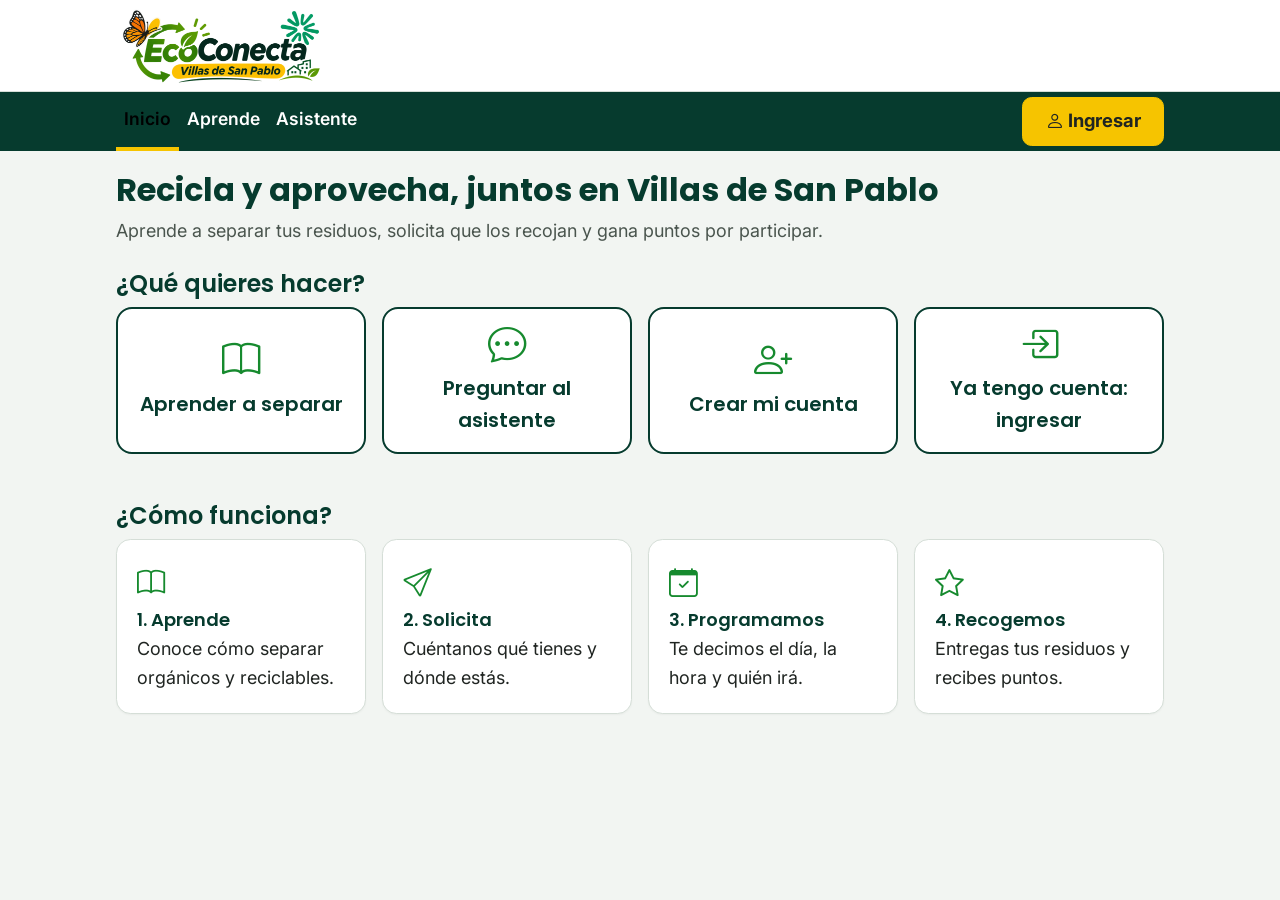
<file: frontend/index.html>
<!DOCTYPE html>
<html lang="es">
<head>
  <meta charset="UTF-8">
  <meta name="viewport" content="width=device-width, initial-scale=1">
  <title>EcoConecta Villas de San Pablo</title>
  <link href="https://cdn.jsdelivr.net/npm/bootstrap@5.3.3/dist/css/bootstrap.min.css" rel="stylesheet">
  <link href="https://cdn.jsdelivr.net/npm/bootstrap-icons@1.11.3/font/bootstrap-icons.min.css" rel="stylesheet">
  <link rel="preconnect" href="https://fonts.googleapis.com">
  <link rel="preconnect" href="https://fonts.gstatic.com" crossorigin>
  <link href="https://fonts.googleapis.com/css2?family=Inter:wght@400;500;600;700&family=Poppins:wght@600;700&display=swap" rel="stylesheet">
  <link href="css/styles.css" rel="stylesheet">
</head>
<body>
  <div id="navbar"></div>

  <main class="contenedor">
    <h1>Recicla y aprovecha, juntos en Villas de San Pablo</h1>
    <p class="texto-suave">Aprende a separar tus residuos, solicita que los recojan y gana puntos por participar.</p>

    <h2 class="mt-4">¿Qué quieres hacer?</h2>
    <nav class="mosaico" id="acciones" aria-label="Acciones principales"></nav>

    <h2 class="mt-5">¿Cómo funciona?</h2>
    <ol class="list-unstyled d-grid gap-3 mb-0" style="grid-template-columns:repeat(auto-fit,minmax(220px,1fr))">
      <li class="eco-card"><i class="bi bi-book" style="font-size:1.8rem;color:var(--eco-green)" aria-hidden="true"></i>
        <div class="titulo">1. Aprende</div>Conoce cómo separar orgánicos y reciclables.</li>
      <li class="eco-card"><i class="bi bi-send" style="font-size:1.8rem;color:var(--eco-green)" aria-hidden="true"></i>
        <div class="titulo">2. Solicita</div>Cuéntanos qué tienes y dónde estás.</li>
      <li class="eco-card"><i class="bi bi-calendar-check" style="font-size:1.8rem;color:var(--eco-green)" aria-hidden="true"></i>
        <div class="titulo">3. Programamos</div>Te decimos el día, la hora y quién irá.</li>
      <li class="eco-card"><i class="bi bi-star" style="font-size:1.8rem;color:var(--eco-green)" aria-hidden="true"></i>
        <div class="titulo">4. Recogemos</div>Entregas tus residuos y recibes puntos.</li>
    </ol>
  </main>

  <script src="https://cdn.jsdelivr.net/npm/bootstrap@5.3.3/dist/js/bootstrap.bundle.min.js"></script>
  <script src="js/config.js"></script>
  <script src="js/ui.js"></script>
  <script src="js/api.js"></script>
  <script src="js/auth.js"></script>
  <script src="js/navbar.js"></script>
  <script>
    const u = usuarioActual();
    // Coordinadores, recolectores y administrador van directo a su pantalla de trabajo
    if (u && u.rol !== "solicitante") location.replace(HOME_POR_ROL[u.rol]);

    const boton = (href, icono, texto) => `<a href="${href}"><i class="bi ${icono}" aria-hidden="true"></i>${texto}</a>`;
    const acciones = u
      ? [boton("solicitud.html", "bi-send", "Solicitar recolección"),
         boton("mis-solicitudes.html", "bi-list-check", "Mis solicitudes"),
         boton("educacion.html", "bi-book", "Aprender a separar"),
         boton("asistente.html", "bi-chat-dots", "Preguntar al asistente")]
      : [boton("educacion.html", "bi-book", "Aprender a separar"),
         boton("asistente.html", "bi-chat-dots", "Preguntar al asistente"),
         boton("registro.html", "bi-person-plus", "Crear mi cuenta"),
         boton("login.html", "bi-box-arrow-in-right", "Ya tengo cuenta: ingresar")];
    document.getElementById("acciones").innerHTML = acciones.join("");
    renderNavbar();
  </script>
</body>
</html>
</file>
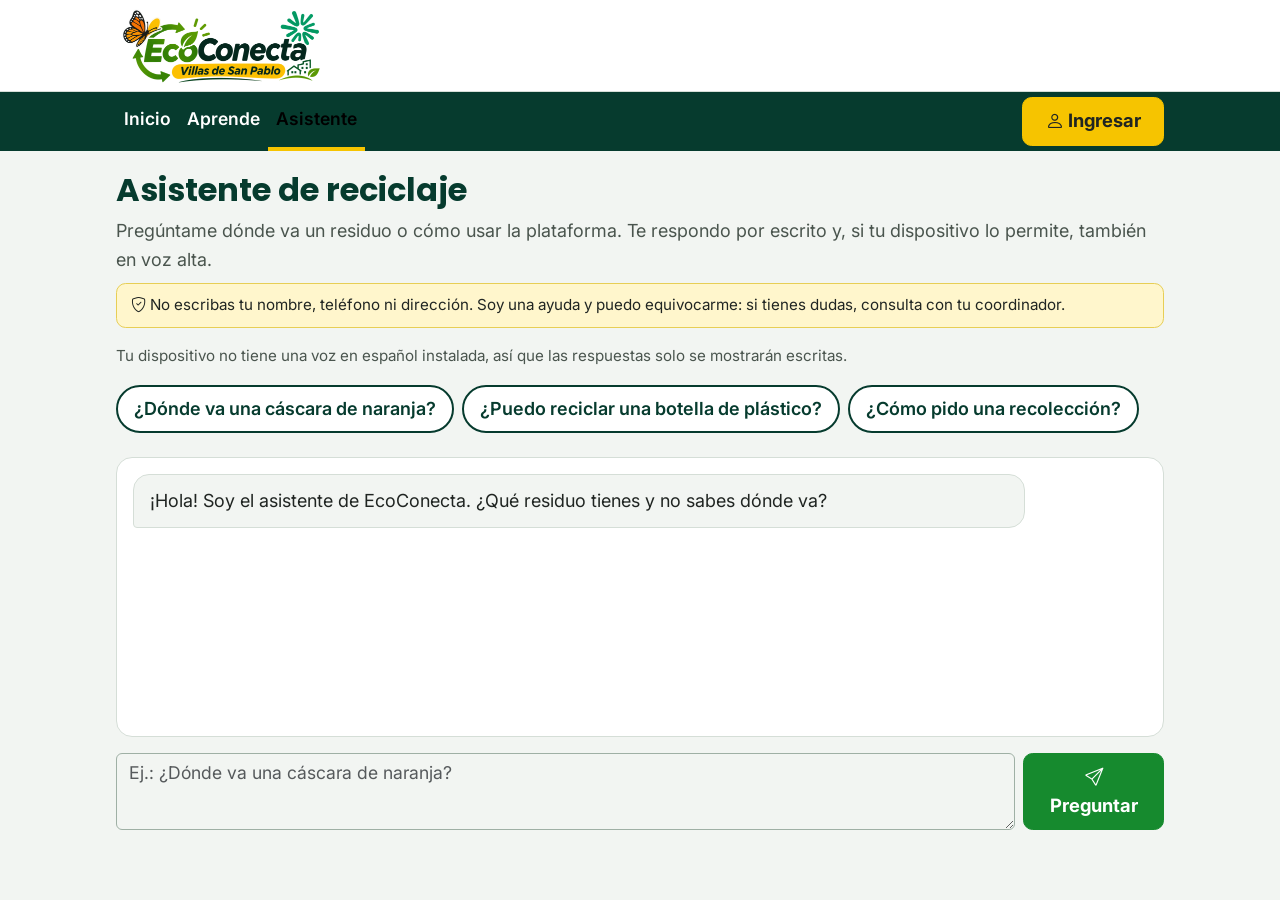
<file: frontend/asistente.html>
<!DOCTYPE html>
<html lang="es">
<head>
  <meta charset="UTF-8">
  <meta name="viewport" content="width=device-width, initial-scale=1">
  <title>Asistente · EcoConecta</title>
  <link href="https://cdn.jsdelivr.net/npm/bootstrap@5.3.3/dist/css/bootstrap.min.css" rel="stylesheet">
  <link href="https://cdn.jsdelivr.net/npm/bootstrap-icons@1.11.3/font/bootstrap-icons.min.css" rel="stylesheet">
  <link rel="preconnect" href="https://fonts.googleapis.com">
  <link rel="preconnect" href="https://fonts.gstatic.com" crossorigin>
  <link href="https://fonts.googleapis.com/css2?family=Inter:wght@400;500;600;700&family=Poppins:wght@600;700&display=swap" rel="stylesheet">
  <link href="css/styles.css" rel="stylesheet">
</head>
<body>
  <div id="navbar"></div>

  <main class="contenedor">
    <h1>Asistente de reciclaje</h1>
    <p class="texto-suave mb-2">Pregúntame dónde va un residuo o cómo usar la plataforma. Te respondo por escrito y, si tu dispositivo lo permite, también en voz alta.</p>
    <div class="aviso-puntos mb-3"><i class="bi bi-shield-check" aria-hidden="true"></i>
      No escribas tu nombre, teléfono ni dirección. Soy una ayuda y puedo equivocarme: si tienes dudas, consulta con tu coordinador.</div>

    <div id="voz-panel" class="mb-3" hidden>
      <div class="form-check form-switch fs-5">
        <input class="form-check-input" type="checkbox" role="switch" id="leer-auto">
        <label class="form-check-label" for="leer-auto">Leer las respuestas en voz alta</label>
      </div>
    </div>
    <div id="voz-nota" class="ayuda mb-3" hidden>Tu dispositivo no tiene una voz en español instalada, así que las respuestas solo se mostrarán escritas.</div>

    <div class="mb-3" id="sugerencias" aria-label="Preguntas de ejemplo"></div>

    <div id="chat" class="chat" role="log" aria-live="polite" aria-label="Conversación con el asistente">
      <div class="burbuja asistente">¡Hola! Soy el asistente de EcoConecta. ¿Qué residuo tienes y no sabes dónde va?</div>
    </div>
    <div id="alertas" class="mt-2" aria-live="polite"></div>

    <form id="form-chat" class="mt-3 d-flex flex-column flex-sm-row gap-2">
      <label class="visually-hidden" for="pregunta">Escribe tu pregunta</label>
      <textarea id="pregunta" class="form-control" rows="2" maxlength="500" placeholder="Ej.: ¿Dónde va una cáscara de naranja?"></textarea>
      <button id="btn-enviar" class="btn btn-eco" type="submit"><i class="bi bi-send" aria-hidden="true"></i> Preguntar</button>
    </form>
    <button class="btn btn-outline-eco mt-2" id="btn-callar" type="button" hidden><i class="bi bi-volume-mute" aria-hidden="true"></i> Detener la voz</button>
  </main>

  <script src="https://cdn.jsdelivr.net/npm/bootstrap@5.3.3/dist/js/bootstrap.bundle.min.js"></script>
  <script src="js/config.js"></script>
  <script src="js/ui.js"></script>
  <script src="js/api.js"></script>
  <script src="js/auth.js"></script>
  <script src="js/navbar.js"></script>
  <script src="js/voz.js"></script>
  <script src="js/asistente.js"></script>
</body>
</html>
</file>
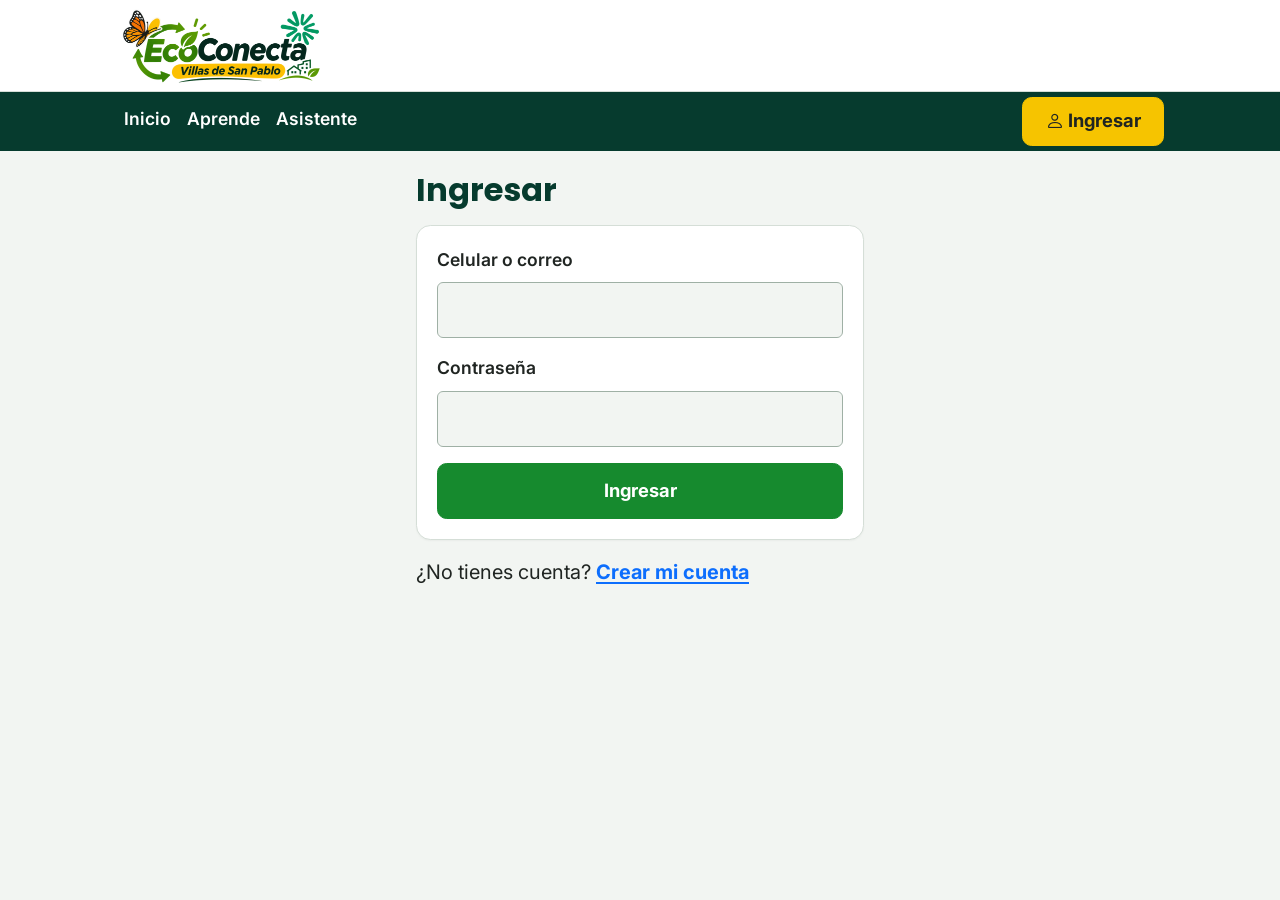
<file: frontend/coordinador.html>
<!DOCTYPE html>
<html lang="es">
<head>
  <meta charset="UTF-8">
  <meta name="viewport" content="width=device-width, initial-scale=1">
  <title>Solicitudes · EcoConecta</title>
  <link href="https://cdn.jsdelivr.net/npm/bootstrap@5.3.3/dist/css/bootstrap.min.css" rel="stylesheet">
  <link href="https://cdn.jsdelivr.net/npm/bootstrap-icons@1.11.3/font/bootstrap-icons.min.css" rel="stylesheet">
  <link rel="preconnect" href="https://fonts.googleapis.com">
  <link rel="preconnect" href="https://fonts.gstatic.com" crossorigin>
  <link href="https://fonts.googleapis.com/css2?family=Inter:wght@400;500;600;700&family=Poppins:wght@600;700&display=swap" rel="stylesheet">
  <link href="css/styles.css" rel="stylesheet">
</head>
<body>
  <div id="navbar"></div>

  <main class="contenedor">
    <div class="d-flex flex-wrap justify-content-between align-items-end gap-3">
      <div>
        <h1 class="mb-1">Solicitudes</h1>
        <div id="subtitulo" class="texto-suave"></div>
      </div>
      <div style="min-width:220px">
        <label class="form-label mb-1" for="periodo">Periodo</label>
        <select id="periodo" class="form-select">
          <option value="todo">Todo el tiempo</option>
          <option value="hoy">Hoy</option>
          <option value="semana">Últimos 7 días</option>
          <option value="mes">Este mes</option>
        </select>
      </div>
    </div>

    <div id="alertas" class="mt-3" aria-live="polite"></div>

    <div class="d-flex flex-wrap gap-2 mt-3" id="filtros" role="group" aria-label="Filtrar solicitudes"></div>
    <div class="ayuda mt-2" id="ayuda-filtro"></div>

    <div id="lista" class="d-grid gap-3 mt-3" aria-busy="true">
      <div class="texto-suave">Cargando solicitudes…</div>
    </div>
  </main>

  <!-- Modal: asignar recolector -->
  <div class="modal fade" id="modal-asignar" tabindex="-1" aria-labelledby="t-asignar" aria-hidden="true">
    <div class="modal-dialog modal-dialog-centered"><div class="modal-content">
      <div class="modal-header"><h2 class="modal-title h4" id="t-asignar">Asignar recolector</h2>
        <button type="button" class="btn-close" data-bs-dismiss="modal" aria-label="Cerrar"></button></div>
      <div class="modal-body">
        <div id="alerta-asignar"></div>
        <p id="resumen-asignar" class="mb-3"></p>
        <label class="form-label" for="sel-recolector" id="lbl-recolector">Persona que hará la recolección</label>
        <select id="sel-recolector" class="form-select"></select>
      </div>
      <div class="modal-footer">
        <button class="btn btn-outline-eco" data-bs-dismiss="modal">Volver</button>
        <button class="btn btn-eco" id="btn-asignar" disabled><i class="bi bi-person-check" aria-hidden="true"></i> Asignar</button>
      </div>
    </div></div>
  </div>

  <!-- Modal: programar día, hora y persona (RN-02) -->
  <div class="modal fade" id="modal-programar" tabindex="-1" aria-labelledby="t-programar" aria-hidden="true">
    <div class="modal-dialog modal-dialog-centered"><div class="modal-content">
      <div class="modal-header"><h2 class="modal-title h4" id="t-programar">Programar recolección</h2>
        <button type="button" class="btn-close" data-bs-dismiss="modal" aria-label="Cerrar"></button></div>
      <div class="modal-body">
        <div id="alerta-programar"></div>
        <p id="resumen-programar" class="mb-3"></p>
        <label class="form-label" for="fecha">Día</label>
        <input type="date" id="fecha" class="form-control">
        <label class="form-label mt-3" for="hora">Hora</label>
        <select id="hora" class="form-select"></select>
        <label class="form-label mt-3" for="persona">Persona encargada</label>
        <input id="persona" class="form-control" readonly>
        <div class="ayuda mt-2" id="ayuda-programar">Primero acuerda el día y la hora con quien hizo la solicitud. No se programa hasta completar día, hora y persona.</div>
      </div>
      <div class="modal-footer">
        <button class="btn btn-outline-eco" data-bs-dismiss="modal">Programar después</button>
        <button class="btn btn-eco" id="btn-programar" disabled><i class="bi bi-calendar-check" aria-hidden="true"></i> Guardar programación</button>
      </div>
    </div></div>
  </div>

  <!-- Modal: cancelar -->
  <div class="modal fade" id="modal-cancelar" tabindex="-1" aria-labelledby="t-cancelar" aria-hidden="true">
    <div class="modal-dialog modal-dialog-centered"><div class="modal-content">
      <div class="modal-header"><h2 class="modal-title h4" id="t-cancelar">¿Cancelar esta solicitud?</h2>
        <button type="button" class="btn-close" data-bs-dismiss="modal" aria-label="Cerrar"></button></div>
      <div class="modal-body">
        <div id="alerta-cancelar"></div>
        <p id="resumen-cancelar" class="mb-3"></p>
        <label class="form-label" for="motivo">Motivo</label>
        <select id="motivo" class="form-select">
          <option>La persona pidió cancelar</option>
          <option>No se pudo contactar</option>
          <option>La dirección está fuera de la ruta</option>
          <option>Otro motivo</option>
        </select>
      </div>
      <div class="modal-footer">
        <button class="btn btn-outline-eco" data-bs-dismiss="modal">No, volver</button>
        <button class="btn btn-danger" id="btn-cancelar"><i class="bi bi-x-circle" aria-hidden="true"></i> Sí, cancelar solicitud</button>
      </div>
    </div></div>
  </div>

  <script src="https://cdn.jsdelivr.net/npm/bootstrap@5.3.3/dist/js/bootstrap.bundle.min.js"></script>
  <script src="js/config.js"></script>
  <script src="js/ui.js"></script>
  <script src="js/api.js"></script>
  <script src="js/auth.js"></script>
  <script src="js/navbar.js"></script>
  <script src="js/coordinador.js"></script>
</body>
</html>
</file>
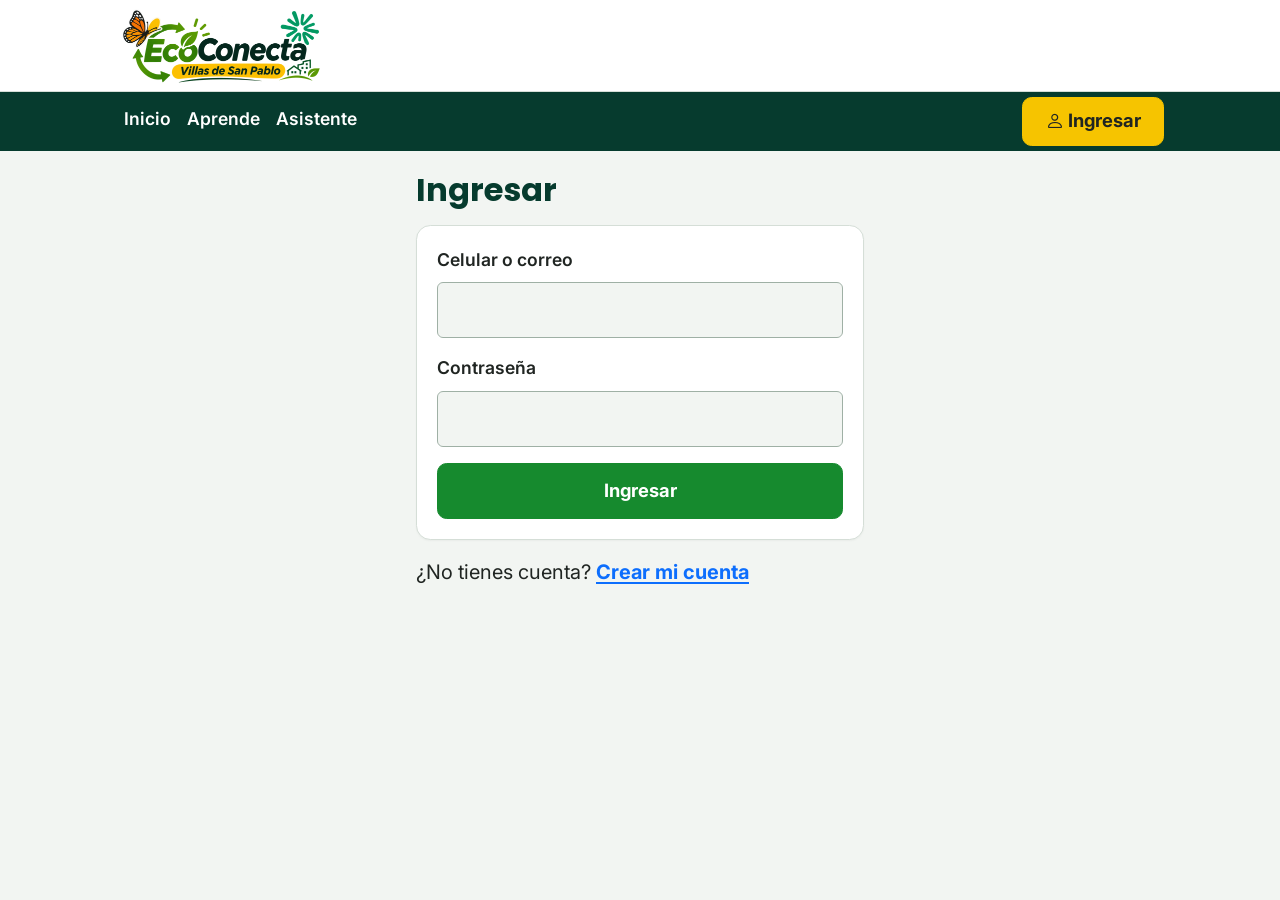
<file: frontend/login.html>
<!DOCTYPE html>
<html lang="es">
<head>
  <meta charset="UTF-8">
  <meta name="viewport" content="width=device-width, initial-scale=1">
  <title>Ingresar · EcoConecta</title>
  <link href="https://cdn.jsdelivr.net/npm/bootstrap@5.3.3/dist/css/bootstrap.min.css" rel="stylesheet">
  <link href="https://cdn.jsdelivr.net/npm/bootstrap-icons@1.11.3/font/bootstrap-icons.min.css" rel="stylesheet">
  <link rel="preconnect" href="https://fonts.googleapis.com">
  <link rel="preconnect" href="https://fonts.gstatic.com" crossorigin>
  <link href="https://fonts.googleapis.com/css2?family=Inter:wght@400;500;600;700&family=Poppins:wght@600;700&display=swap" rel="stylesheet">
  <link href="css/styles.css" rel="stylesheet">
</head>
<body>
  <div id="navbar"></div>
  <main class="contenedor" style="max-width:480px">
    <h1 class="mb-3">Ingresar</h1>
    <div id="alertas"></div>
    <form id="form-login" class="eco-card">
      <label class="form-label" for="email">Celular o correo</label>
      <input id="email" type="text" inputmode="email" class="form-control mb-3" required autocomplete="username">
      <label class="form-label" for="password">Contraseña</label>
      <input id="password" type="password" class="form-control mb-3" required autocomplete="current-password">
      <button class="btn btn-eco w-100" type="submit">Ingresar</button>
    </form>
    <p class="mt-3 fs-5">¿No tienes cuenta? <a href="registro.html"><strong>Crear mi cuenta</strong></a></p>

    <div class="eco-card mt-4" id="demo">
      <div class="titulo mb-2">Usuarios de prueba (contraseña: demo123)</div>
      <div class="d-grid gap-2" id="botones-demo"></div>
    </div>
  </main>

  <script src="https://cdn.jsdelivr.net/npm/bootstrap@5.3.3/dist/js/bootstrap.bundle.min.js"></script>
  <script src="js/config.js"></script>
  <script src="js/ui.js"></script>
  <script src="js/api.js"></script>
  <script src="js/auth.js"></script>
  <script src="js/navbar.js"></script>
  <script>
    renderNavbar();

    const DEMOS = [
      ["ana@demo.co", "Negocio (solicitante)"], ["luis@demo.co", "Hogar (solicitante)"],
      ["coordh@demo.co", "Coordinador de huerteros"], ["coordr@demo.co", "Coordinador de recicladores"],
      ["huertero@demo.co", "Huertero"], ["reciclador@demo.co", "Reciclador"], ["admin@demo.co", "Administrador"], ["vecina@demo.co", "Hogar sin habilitar (piloto)"],
    ];
    const cont = document.getElementById("botones-demo");
    if (!USAR_MOCK) document.getElementById("demo").remove(); // quitar al pasar a producción
    else DEMOS.forEach(([correo, texto]) => {
      const b = document.createElement("button");
      b.className = "btn btn-outline-eco text-start"; b.textContent = texto;
      b.onclick = () => iniciarSesion(correo, "demo123").catch((e) => mostrarAlerta(e.message, "danger"));
      cont.appendChild(b);
    });

    document.getElementById("form-login").addEventListener("submit", (e) => {
      e.preventDefault();
      iniciarSesion(email.value, password.value).catch((err) => mostrarAlerta(err.message, "danger"));
    });
  </script>
</body>
</html>
</file>
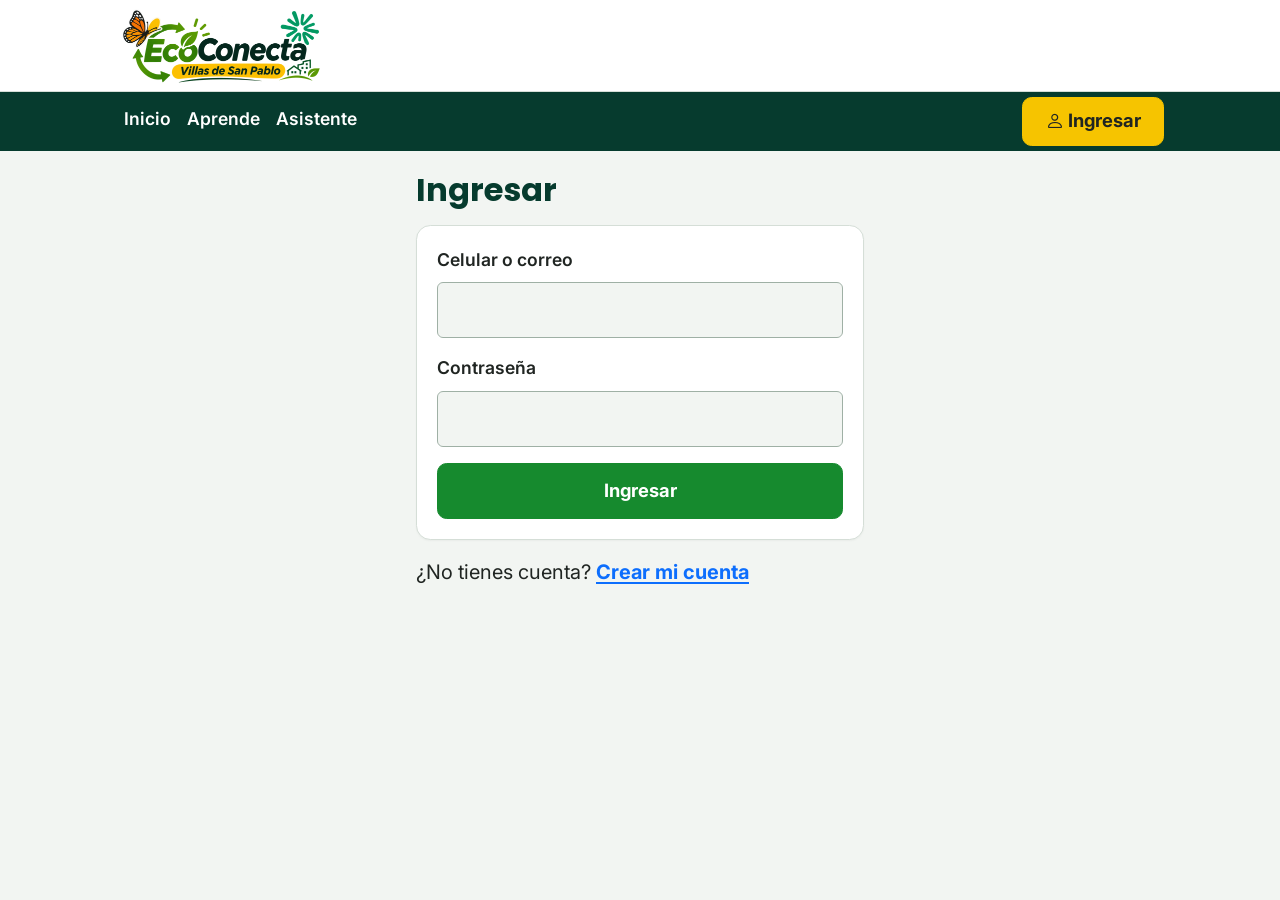
<file: frontend/mis-solicitudes.html>
<!DOCTYPE html>
<html lang="es">
<head>
  <meta charset="UTF-8">
  <meta name="viewport" content="width=device-width, initial-scale=1">
  <title>Mis solicitudes · EcoConecta</title>
  <link href="https://cdn.jsdelivr.net/npm/bootstrap@5.3.3/dist/css/bootstrap.min.css" rel="stylesheet">
  <link href="https://cdn.jsdelivr.net/npm/bootstrap-icons@1.11.3/font/bootstrap-icons.min.css" rel="stylesheet">
  <link rel="preconnect" href="https://fonts.googleapis.com">
  <link rel="preconnect" href="https://fonts.gstatic.com" crossorigin>
  <link href="https://fonts.googleapis.com/css2?family=Inter:wght@400;500;600;700&family=Poppins:wght@600;700&display=swap" rel="stylesheet">
  <link href="css/styles.css" rel="stylesheet">
</head>
<body>
  <div id="navbar"></div>
  <main class="contenedor">
    <div class="d-flex flex-wrap justify-content-between align-items-center gap-2">
      <h1 class="mb-0">Mis solicitudes</h1>
      <a class="btn btn-eco" href="solicitud.html"><i class="bi bi-plus-circle" aria-hidden="true"></i> Solicitar recolección</a>
    </div>

    <div class="eco-card mt-3" id="caja-puntos">
      <div class="d-flex flex-wrap align-items-center gap-3">
        <div><div class="texto-suave">Tus puntos</div><div id="total-puntos"></div></div>
      </div>
      <div class="aviso-puntos mt-2" id="aviso-puntos"></div>
    </div>

    <div id="aviso-piloto" class="alert alert-warning mt-3" hidden><i class="bi bi-hourglass-split" aria-hidden="true"></i> Tu cuenta está pendiente de habilitación. Cuando el administrador del piloto la habilite, podrás solicitar recolecciones.</div>
    <div id="alertas" class="mt-3" aria-live="polite"></div>
    <div id="lista" class="d-grid gap-3 mt-3" aria-busy="true">
      <div class="texto-suave">Cargando tus solicitudes…</div>
    </div>
  </main>

  <script src="https://cdn.jsdelivr.net/npm/bootstrap@5.3.3/dist/js/bootstrap.bundle.min.js"></script>
  <script src="js/config.js"></script>
  <script src="js/ui.js"></script>
  <script src="js/api.js"></script>
  <script src="js/auth.js"></script>
  <script src="js/navbar.js"></script>
  <script src="js/mis-solicitudes.js"></script>
</body>
</html>
</file>
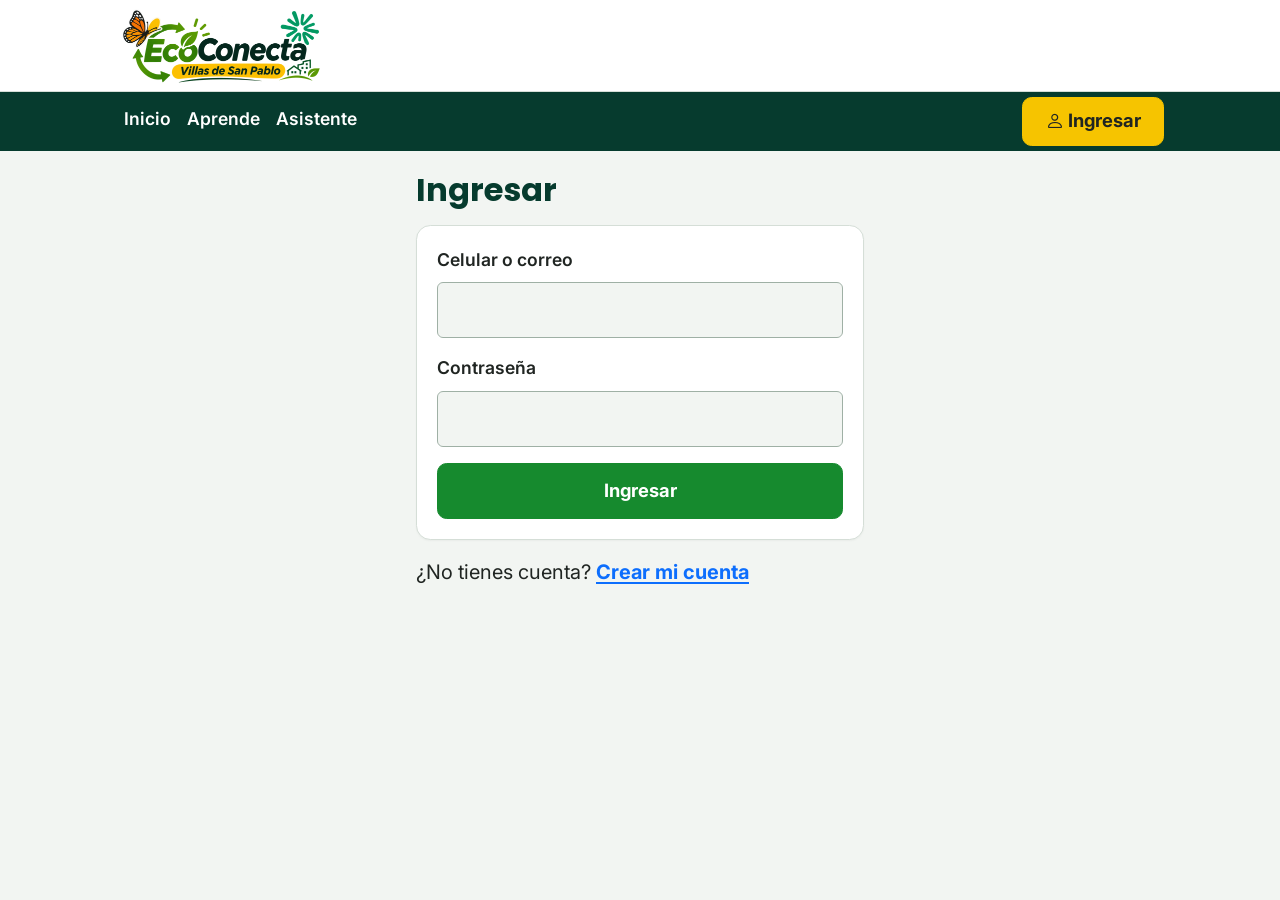
<file: frontend/recolector.html>
<!DOCTYPE html>
<html lang="es">
<head>
  <meta charset="UTF-8">
  <meta name="viewport" content="width=device-width, initial-scale=1">
  <title>Mis recolecciones · EcoConecta</title>
  <link href="https://cdn.jsdelivr.net/npm/bootstrap@5.3.3/dist/css/bootstrap.min.css" rel="stylesheet">
  <link href="https://cdn.jsdelivr.net/npm/bootstrap-icons@1.11.3/font/bootstrap-icons.min.css" rel="stylesheet">
  <link rel="preconnect" href="https://fonts.googleapis.com">
  <link rel="preconnect" href="https://fonts.gstatic.com" crossorigin>
  <link href="https://fonts.googleapis.com/css2?family=Inter:wght@400;500;600;700&family=Poppins:wght@600;700&display=swap" rel="stylesheet">
  <link href="css/styles.css" rel="stylesheet">
</head>
<body>
  <div id="navbar"></div>
  <main class="contenedor">
    <h1 class="mb-1">Mis recolecciones</h1>
    <div id="subtitulo" class="texto-suave"></div>
    <div id="alertas" class="mt-3" aria-live="polite"></div>
    <div class="d-flex flex-wrap gap-2 mt-3" id="pestanas" role="group" aria-label="Filtrar recolecciones"></div>
    <div id="lista" class="d-grid gap-3 mt-3" aria-busy="true"><div class="texto-suave">Cargando…</div></div>
  </main>

  <!-- Modal: registrar la recolección (cierre) -->
  <div class="modal fade" id="modal-recoger" tabindex="-1" aria-labelledby="t-recoger" aria-hidden="true">
    <div class="modal-dialog modal-dialog-centered"><div class="modal-content">
      <div class="modal-header"><h2 class="modal-title h4" id="t-recoger">¿Ya recogiste?</h2>
        <button type="button" class="btn-close" data-bs-dismiss="modal" aria-label="Cerrar"></button></div>
      <div class="modal-body">
        <div id="alerta-recoger"></div>
        <p id="resumen-recoger" class="mb-3"></p>
        <label class="form-label" for="tipo">¿Qué recogiste?</label>
        <select id="tipo" class="form-select"></select>
        <label class="form-label mt-3" for="cantidad">¿Cuántos kilos? (kg)</label>
        <input id="cantidad" class="form-control" inputmode="decimal" autocomplete="off" placeholder="Ej.: 2 o 2,5">
        <div class="ayuda mt-2" id="vista-registro"></div>
      </div>
      <div class="modal-footer">
        <button class="btn btn-outline-eco" data-bs-dismiss="modal">Todavía no</button>
        <button class="btn btn-eco" id="btn-recoger" disabled><i class="bi bi-check-circle" aria-hidden="true"></i> Sí, ya recogí</button>
      </div>
    </div></div>
  </div>

  <script src="https://cdn.jsdelivr.net/npm/bootstrap@5.3.3/dist/js/bootstrap.bundle.min.js"></script>
  <script src="js/config.js"></script>
  <script src="js/ui.js"></script>
  <script src="js/api.js"></script>
  <script src="js/auth.js"></script>
  <script src="js/navbar.js"></script>
  <script src="js/recolector.js"></script>
</body>
</html>
</file>
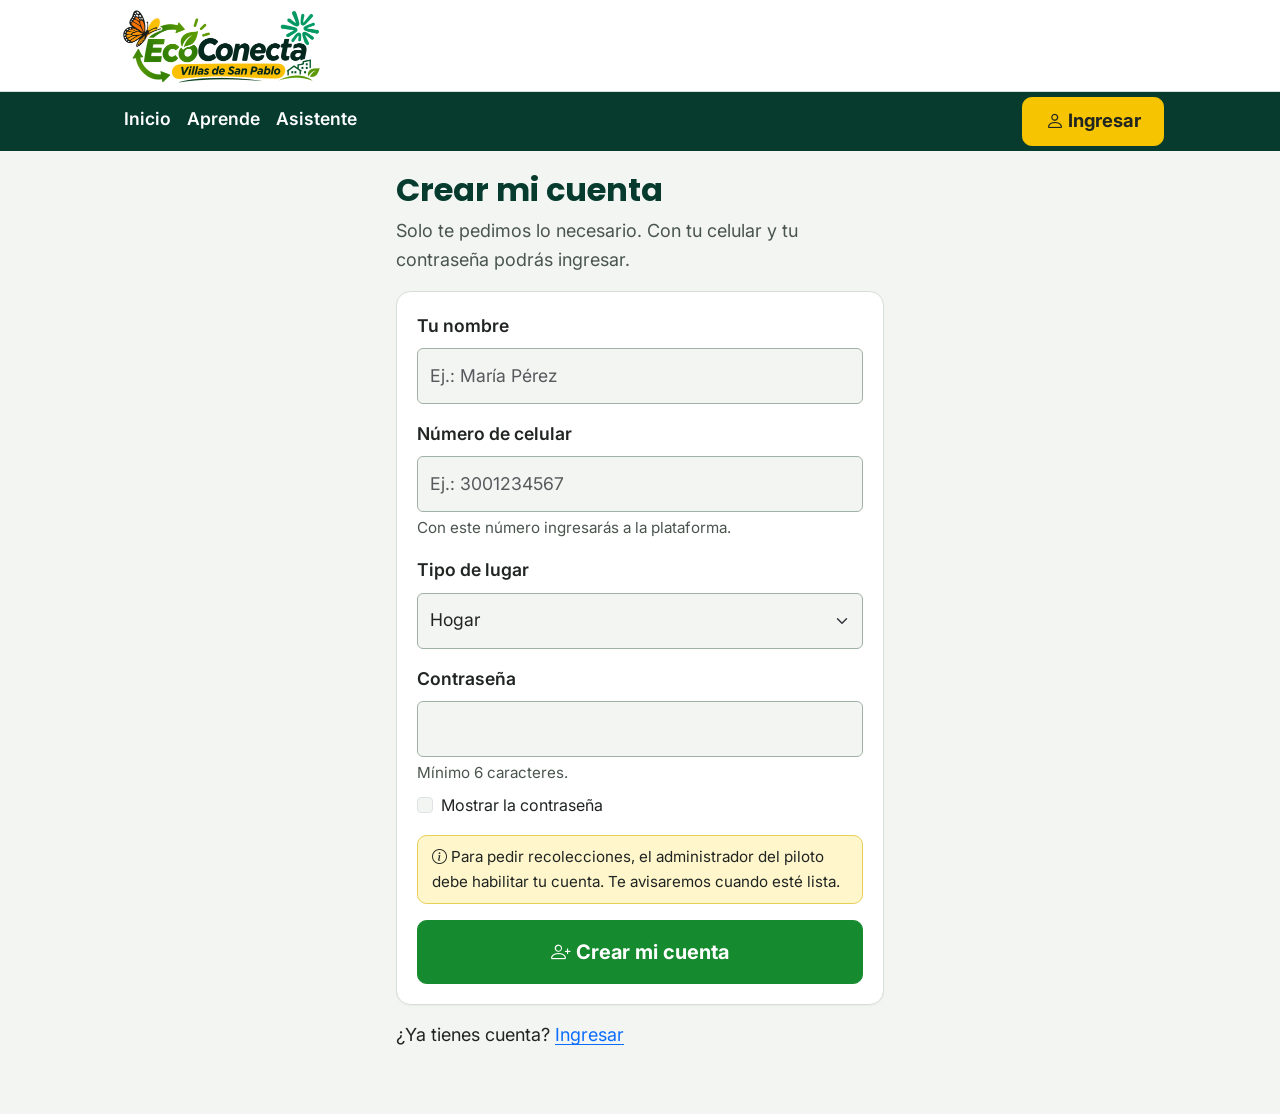
<file: frontend/registro.html>
<!DOCTYPE html>
<html lang="es">
<head>
  <meta charset="UTF-8">
  <meta name="viewport" content="width=device-width, initial-scale=1">
  <title>Crear cuenta · EcoConecta</title>
  <link href="https://cdn.jsdelivr.net/npm/bootstrap@5.3.3/dist/css/bootstrap.min.css" rel="stylesheet">
  <link href="https://cdn.jsdelivr.net/npm/bootstrap-icons@1.11.3/font/bootstrap-icons.min.css" rel="stylesheet">
  <link rel="preconnect" href="https://fonts.googleapis.com">
  <link rel="preconnect" href="https://fonts.gstatic.com" crossorigin>
  <link href="https://fonts.googleapis.com/css2?family=Inter:wght@400;500;600;700&family=Poppins:wght@600;700&display=swap" rel="stylesheet">
  <link href="css/styles.css" rel="stylesheet">
</head>
<body>
  <div id="navbar"></div>
  <main class="contenedor" style="max-width:520px">
    <h1>Crear mi cuenta</h1>
    <p class="texto-suave">Solo te pedimos lo necesario. Con tu celular y tu contraseña podrás ingresar.</p>
    <div id="alertas" aria-live="polite"></div>

    <form id="form-registro" class="eco-card" novalidate>
      <label class="form-label" for="nombre">Tu nombre</label>
      <input id="nombre" class="form-control" autocomplete="name" placeholder="Ej.: María Pérez" required>
      <div class="text-danger fw-semibold mt-1" id="error-nombre" hidden></div>

      <label class="form-label mt-3" for="celular">Número de celular</label>
      <input id="celular" class="form-control" type="tel" inputmode="numeric" maxlength="10" autocomplete="tel" placeholder="Ej.: 3001234567" required>
      <div class="ayuda mt-1">Con este número ingresarás a la plataforma.</div>
      <div class="text-danger fw-semibold mt-1" id="error-celular" hidden></div>

      <label class="form-label mt-3" for="tipo">Tipo de lugar</label>
      <select id="tipo" class="form-select"></select>

      <label class="form-label mt-3" for="password">Contraseña</label>
      <input id="password" class="form-control" type="password" autocomplete="new-password" required>
      <div class="ayuda mt-1">Mínimo 6 caracteres.</div>
      <div class="form-check mt-2 fs-6">
        <input class="form-check-input" type="checkbox" id="ver">
        <label class="form-check-label" for="ver">Mostrar la contraseña</label>
      </div>
      <div class="text-danger fw-semibold mt-1" id="error-password" hidden></div>

      <div class="aviso-puntos mt-3"><i class="bi bi-info-circle" aria-hidden="true"></i>
        Para pedir recolecciones, el administrador del piloto debe habilitar tu cuenta. Te avisaremos cuando esté lista.</div>

      <button id="btn-registro" type="submit" class="btn btn-eco accion-grande mt-3"><i class="bi bi-person-plus" aria-hidden="true"></i> Crear mi cuenta</button>
    </form>
    <p class="mt-3">¿Ya tienes cuenta? <a href="login.html">Ingresar</a></p>
  </main>

  <script src="https://cdn.jsdelivr.net/npm/bootstrap@5.3.3/dist/js/bootstrap.bundle.min.js"></script>
  <script src="js/config.js"></script>
  <script src="js/ui.js"></script>
  <script src="js/api.js"></script>
  <script src="js/auth.js"></script>
  <script src="js/navbar.js"></script>
  <script src="js/registro.js"></script>
</body>
</html>
</file>
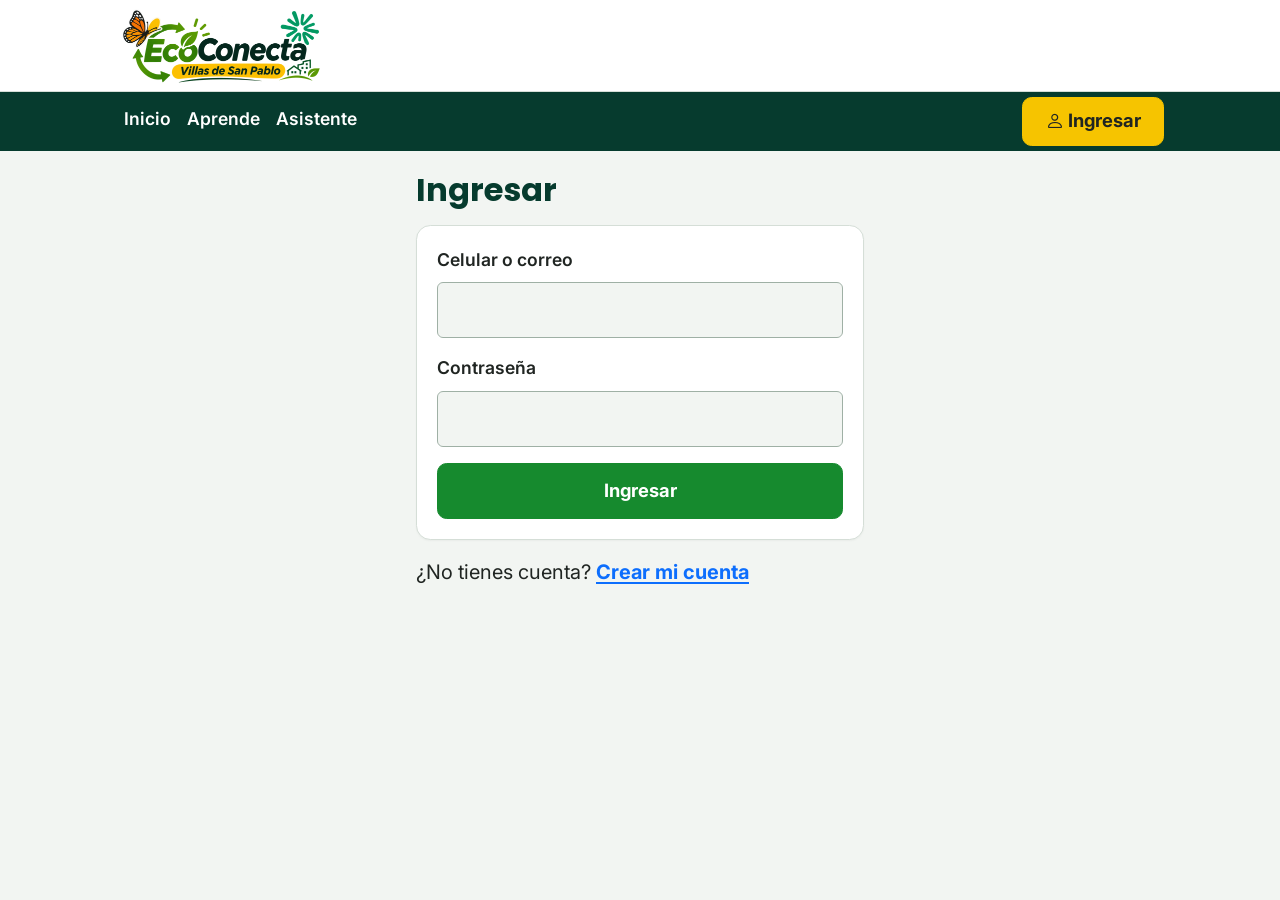
<file: frontend/solicitud.html>
<!DOCTYPE html>
<html lang="es">
<head>
  <meta charset="UTF-8">
  <meta name="viewport" content="width=device-width, initial-scale=1">
  <title>Solicitar recolección · EcoConecta</title>
  <link href="https://cdn.jsdelivr.net/npm/bootstrap@5.3.3/dist/css/bootstrap.min.css" rel="stylesheet">
  <link href="https://cdn.jsdelivr.net/npm/bootstrap-icons@1.11.3/font/bootstrap-icons.min.css" rel="stylesheet">
  <link rel="preconnect" href="https://fonts.googleapis.com">
  <link rel="preconnect" href="https://fonts.gstatic.com" crossorigin>
  <link href="https://fonts.googleapis.com/css2?family=Inter:wght@400;500;600;700&family=Poppins:wght@600;700&display=swap" rel="stylesheet">
  <link href="css/styles.css" rel="stylesheet">
</head>
<body>
  <div id="navbar"></div>

  <main class="contenedor">
    <!-- PANTALLA 1: formulario -->
    <section id="vista-form">
      <h1>Solicitar recolección</h1>
      <p class="texto-suave">Cuéntanos qué quieres entregar. Un coordinador revisará tu solicitud y te avisará el día y la hora.</p>
      <div id="alertas" aria-live="polite"></div>

      <form id="form-solicitud" novalidate>
        <h2 class="mt-4">1. ¿Qué residuos tienes?</h2>
        <div class="opciones-residuo" role="radiogroup" aria-label="Tipo de residuo">
          <div class="opcion-residuo">
            <input type="radio" name="flujo" id="flujo-organico" value="organico">
            <label for="flujo-organico">
              <i class="bi bi-flower1 icono" aria-hidden="true"></i>
              <span class="grande">Orgánicos <i class="bi bi-check-circle-fill" aria-hidden="true"></i></span><br>
              <span>Restos de comida, cáscaras, borra de café, hojas y poda.</span><br>
              <small class="texto-suave">Los recoge un huertero para la huerta comunitaria.</small>
            </label>
          </div>
          <div class="opcion-residuo">
            <input type="radio" name="flujo" id="flujo-reciclable" value="reciclable">
            <label for="flujo-reciclable">
              <i class="bi bi-recycle icono" aria-hidden="true"></i>
              <span class="grande">Reciclables <i class="bi bi-check-circle-fill" aria-hidden="true"></i></span><br>
              <span>Plástico, cartón, papel, vidrio y metal, limpios y secos.</span><br>
              <small class="texto-suave">Los recoge un reciclador de oficio.</small>
            </label>
          </div>
        </div>
        <p class="mt-2 mb-0"><a href="asistente.html"><i class="bi bi-chat-dots" aria-hidden="true"></i> ¿No sabes cuál es? Pregúntale al asistente</a></p>
        <div class="text-danger fw-semibold mt-1" id="error-flujo" hidden></div>

        <h2 class="mt-4">2. ¿Quién entrega?</h2>
        <label class="form-label" for="tipo_generador">Tipo de lugar</label>
        <select id="tipo_generador" class="form-select" required></select>

        <h2 class="mt-4">3. ¿Dónde y cómo te contactamos?</h2>
        <label class="form-label" for="direccion">Dirección en Villas de San Pablo</label>
        <input id="direccion" class="form-control" autocomplete="street-address" placeholder="Ej.: Manzana 12, casa 5" required>
        <div class="text-danger fw-semibold mt-1" id="error-direccion" hidden></div>

        <label class="form-label mt-3" for="contacto">Número de celular</label>
        <input id="contacto" class="form-control" type="tel" inputmode="numeric" autocomplete="tel" maxlength="10" placeholder="Ej.: 3001234567" required>
        <div class="ayuda mt-1">Solo lo verá quien atienda tu solicitud.</div>
        <div class="text-danger fw-semibold mt-1" id="error-contacto" hidden></div>

        <h2 class="mt-4">4. ¿Cuándo te queda mejor?</h2>
        <label class="form-label" for="preferencia_horaria">Horario preferido</label>
        <select id="preferencia_horaria" class="form-select">
          <option value="Cualquier hora">Cualquier hora</option>
          <option value="Mañana (6:00 a. m. a 12:00 m.)">Mañana</option>
          <option value="Tarde (12:00 m. a 6:00 p. m.)">Tarde</option>
        </select>

        <label class="form-label mt-3" for="observaciones">¿Algo más que debamos saber? <span class="texto-suave">(opcional)</span></label>
        <textarea id="observaciones" class="form-control" rows="3" maxlength="300" placeholder="Ej.: Son dos bolsas grandes. Toquen el timbre."></textarea>

        <button id="btn-enviar" type="submit" class="btn btn-eco accion-grande mt-4">
          <i class="bi bi-send" aria-hidden="true"></i> Enviar solicitud
        </button>
      </form>
    </section>

    <!-- PANTALLA 2: confirmación -->
    <section id="vista-ok" hidden>
      <div class="eco-card destacada text-center py-4">
        <i class="bi bi-check-circle-fill" style="font-size:3rem;color:var(--eco-green)" aria-hidden="true"></i>
        <h1 class="mt-2">¡Listo! Recibimos tu solicitud</h1>
        <p class="mb-1">Tu número de solicitud es:</p>
        <p><span class="id-solicitud" id="ok-id"></span></p>
        <p class="mb-1" id="ok-flujo"></p>
        <p class="texto-suave mx-auto" style="max-width:520px">
          Un coordinador la revisará y te dirá el <strong>día, la hora y la persona</strong> que irá a recoger.
          Puedes ver el estado cuando quieras en “Mis solicitudes”.
        </p>
        <div class="d-grid gap-2 mx-auto mt-3" style="max-width:420px">
          <a class="btn btn-eco" href="mis-solicitudes.html"><i class="bi bi-list-check" aria-hidden="true"></i> Ver mis solicitudes</a>
          <button class="btn btn-outline-eco" id="btn-otra" type="button"><i class="bi bi-plus-circle" aria-hidden="true"></i> Hacer otra solicitud</button>
        </div>
      </div>
    </section>
  </main>

  <script src="https://cdn.jsdelivr.net/npm/bootstrap@5.3.3/dist/js/bootstrap.bundle.min.js"></script>
  <script src="js/config.js"></script>
  <script src="js/ui.js"></script>
  <script src="js/api.js"></script>
  <script src="js/auth.js"></script>
  <script src="js/navbar.js"></script>
  <script src="js/solicitud.js"></script>
</body>
</html>
</file>
<file: frontend/css/styles.css>
/* EcoConecta · estilos base según el Manual de Identidad Visual (Bootstrap 5 + tokens propios) */
:root {
  /* Tokens del manual (sección 8) */
  --eco-forest: #063B2E;
  --eco-green: #168A2E;
  --eco-leaf: #65A90A;      /* solo gráficos; NO para texto pequeño sobre blanco */
  --eco-teal: #0A9B70;
  --eco-yellow: #F6C400;    /* sobre blanco solo como fondo, con texto carbón */
  --eco-orange: #F28C00;    /* idem */
  --eco-charcoal: #202522;
  --eco-background: #F2F5F2;
  --font-heading: 'Poppins', 'Arial', sans-serif;
  --font-body: 'Inter', 'Arial', sans-serif;

  /* Auxiliares (neutros y tonos claros derivados de la paleta) */
  --eco-border: #D5DED7;
  --eco-muted: #4A554E;
  --eco-green-dark: #0F6B22;   /* hover del botón principal */
  --eco-green-soft: #E3F1E5;
  --eco-teal-soft: #D8F1E9;

  --bs-body-bg: var(--eco-background);
  --bs-body-color: var(--eco-charcoal);
  --bs-body-font-family: var(--font-body);
  --bs-link-color: var(--eco-forest);
  --bs-link-hover-color: var(--eco-green);
}

body { font-family: var(--font-body); font-size: 1.125rem; line-height: 1.6; }  /* 18 px: lectura cómoda para adultos mayores */
h1, h2, h3, h4 { font-family: var(--font-heading); color: var(--eco-forest); }
h1 { font-weight: 700; font-size: clamp(1.75rem, 4vw, 2rem); }      /* 28–32 px */
h2 { font-weight: 600; font-size: clamp(1.25rem, 3vw, 1.5rem); }    /* 20–24 px */
h3 { font-weight: 600; font-size: 1.125rem; }                         /* 16–18 px */
a { text-underline-offset: 3px; }
.dato, .codigo { font-weight: 500; font-variant-numeric: tabular-nums; }   /* ids, horas, valores */

/* ===== Encabezado: franja blanca con el logo + barra verde bosque ===== */
.eco-header { background: #fff; border-bottom: 1px solid var(--eco-border); }
.contenedor-nav { max-width: 1080px; margin: 0 auto; padding: .5rem 1rem; }
.eco-logo { display: block; width: 220px; max-width: 100%; height: auto; }   /* mínimo digital del manual: 220 px */
.eco-nav { background: var(--eco-forest); padding: 0; }
.eco-nav .nav-link { color: #fff; font-weight: 600; font-size: 1.1rem; padding: .85rem 1rem; border-bottom: 4px solid transparent; border-radius: 0; }
.eco-nav .nav-link:hover { background: rgba(255,255,255,.12); color: #fff; }
.eco-nav .nav-link.active { border-bottom-color: var(--eco-yellow); }   /* no depende solo del color: subrayado grueso */
.eco-nav .usuario { color: #fff; font-weight: 500; font-size: .95rem; }
.eco-menu-btn { background: transparent; color: #fff; border: 2px solid #fff; border-radius: .6rem; font-weight: 600; padding: .45rem .9rem; min-height: 48px; }
.eco-nav .container-fluid, .eco-nav .navbar-nav, .eco-nav .navbar-collapse { flex-wrap: wrap; }
.aviso-mock { background: var(--eco-yellow); color: var(--eco-charcoal); text-align: center; font-size: .9rem; font-weight: 500; padding: .3rem; }
@media (max-width: 575px) { .eco-nav .usuario { display: none; } }

/* ===== Botones (manual §5) ===== */
.btn { font-family: var(--font-body); font-weight: 700; font-size: 1.15rem; min-height: 56px; border-radius: .6rem; padding: .6rem 1.4rem; }
.btn-eco { background: var(--eco-green); border-color: var(--eco-green); color: #fff; }           /* principal */
.btn-eco:hover, .btn-eco:focus { background: var(--eco-green-dark); border-color: var(--eco-green-dark); color: #fff; }
.btn-outline-eco { background: #fff; border: 2px solid var(--eco-forest); color: var(--eco-forest); } /* secundario */
.btn-outline-eco:hover { background: var(--eco-green-soft); color: var(--eco-forest); border-color: var(--eco-forest); }
.btn-sol { background: var(--eco-yellow); border-color: var(--eco-yellow); color: var(--eco-charcoal); }
.btn-sol:hover { background: #dcae00; border-color: #dcae00; color: var(--eco-charcoal); }
.accion-grande { width: 100%; min-height: 64px; font-size: 1.25rem; }
:focus-visible { outline: 3px solid var(--eco-orange); outline-offset: 2px; }

/* ===== Formularios ===== */
.form-label { font-weight: 600; font-size: 1.1rem; }
.form-control, .form-select { min-height: 56px; font-size: 1.1rem; border: 1.5px solid #9fb0a5; }
.form-control:focus, .form-select:focus { border-color: var(--eco-green); box-shadow: 0 0 0 .22rem rgba(22,138,46,.3); }
.ayuda { color: var(--eco-muted); font-size: .95rem; }

/* ===== Tarjetas: fondo blanco, borde gris claro, sin sombra fuerte ===== */
.eco-card { background: #fff; border: 1px solid var(--eco-border); border-radius: .9rem; padding: 1.25rem; box-shadow: 0 1px 2px rgba(0,0,0,.04); }
.eco-card.destacada { border-left: 6px solid var(--eco-green); }
.eco-card .titulo { font-family: var(--font-heading); font-weight: 600; color: var(--eco-forest); }
.texto-suave { color: var(--eco-muted); }

/* ===== Estados: color + icono + texto (nunca solo color) ===== */
.estado, .flujo, .puntos { display: inline-flex; align-items: center; gap: .4rem; padding: .3rem .8rem; border-radius: 2rem; font-size: 1rem; font-weight: 600; }
.estado-recibida    { background: #E8ECE9; color: var(--eco-charcoal); }
.estado-en_revision { background: #FFF1B8; color: #4D3B00; }
.estado-asignada    { background: var(--eco-teal-soft); color: #04573F; }
.estado-programada  { background: var(--eco-green-soft); color: #0B5A1B; border: 1px solid #9fcfa6; }
.estado-recolectada { background: var(--eco-forest); color: #fff; }
.estado-cancelada   { background: #FDE3C2; color: #6B3600; }

.flujo-organico   { background: var(--eco-green-soft); color: #0B5A1B; border: 1px solid #9fcfa6; }
.flujo-reciclable { background: var(--eco-teal-soft); color: #04573F; border: 1px solid #8fd3bd; }

/* Puntos: amarillo como acento (manual §5) */
.puntos { background: var(--eco-yellow); color: var(--eco-charcoal); font-weight: 700; }
.aviso-puntos { background: #FFF6CC; border: 1px solid #E7CE55; border-radius: .6rem; padding: .6rem .9rem; font-size: .95rem; }

/* ===== Línea de tiempo del historial ===== */
.linea-tiempo { list-style: none; margin: 0; padding-left: 1.2rem; border-left: 3px solid var(--eco-border); }
.linea-tiempo li { position: relative; padding: 0 0 .9rem .9rem; }
.linea-tiempo li::before { content: ""; position: absolute; left: -1.78rem; top: .45rem; width: 12px; height: 12px; border-radius: 50%;
  background: var(--eco-green); border: 2px solid #fff; box-shadow: 0 0 0 2px var(--eco-green); }

/* ===== Botones grandes de inicio (una acción por botón) ===== */
.mosaico { display: grid; gap: 1rem; grid-template-columns: repeat(auto-fit, minmax(240px, 1fr)); }
.mosaico a, .mosaico button { display: flex; flex-direction: column; align-items: center; justify-content: center; gap: .5rem;
  min-height: 140px; padding: 1rem; text-align: center; text-decoration: none; background: #fff;
  border: 2px solid var(--eco-forest); border-radius: 1rem; color: var(--eco-forest);
  font-family: var(--font-heading); font-size: 1.25rem; font-weight: 600; }
.mosaico a:hover, .mosaico button:hover { background: var(--eco-green-soft); }
.mosaico .bi { font-size: 2.4rem; line-height: 1; color: var(--eco-green); }

.contenedor { max-width: 1080px; margin: 0 auto; padding: 1.25rem 1rem 3rem; }
.tabla-scroll { overflow-x: auto; }
@media (prefers-reduced-motion: reduce) { * { transition: none !important; animation: none !important; } }

/* ===== Elegir tipo de residuo (tarjetas grandes con radio real, accesibles) ===== */
.opciones-residuo { display: grid; gap: 1rem; grid-template-columns: repeat(auto-fit, minmax(260px, 1fr)); }
.opcion-residuo input { position: absolute; opacity: 0; }
.opcion-residuo label { display: block; height: 100%; cursor: pointer; background: #fff; border: 2px solid var(--eco-border);
  border-radius: 1rem; padding: 1.1rem; }
.opcion-residuo label:hover { border-color: var(--eco-green); }
.opcion-residuo input:checked + label { border-color: var(--eco-green); background: var(--eco-green-soft); box-shadow: 0 0 0 3px var(--eco-green); }
.opcion-residuo input:focus-visible + label { outline: 3px solid var(--eco-orange); outline-offset: 2px; }
.opcion-residuo .bi-check-circle-fill { display: none; color: var(--eco-green); }
.opcion-residuo input:checked + label .bi-check-circle-fill { display: inline; }
.opcion-residuo .grande { font-family: var(--font-heading); font-weight: 600; font-size: 1.3rem; color: var(--eco-forest); }
.opcion-residuo .icono { font-size: 2rem; color: var(--eco-green); }

/* ===== Datos de la programación (visibles para el usuario) ===== */
.bloque-programacion { background: var(--eco-green-soft); border: 1px solid #9fcfa6; border-radius: .8rem; padding: .9rem 1.1rem; }
.bloque-programacion dt { font-weight: 600; color: var(--eco-forest); }
.bloque-programacion dd { margin-bottom: .4rem; }
.id-solicitud { font-family: var(--font-body); font-weight: 700; font-size: 1.6rem; letter-spacing: .02em; color: var(--eco-forest);
  background: #fff; border: 2px dashed var(--eco-green); border-radius: .7rem; display: inline-block; padding: .2rem .9rem; }
details > summary { cursor: pointer; font-weight: 600; color: var(--eco-forest); min-height: 44px; display: flex; align-items: center; }

/* ===== Asistente (chat) ===== */
.chat { background: #fff; border: 1px solid var(--eco-border); border-radius: 1rem; padding: 1rem; min-height: 280px; max-height: 55vh; overflow-y: auto; }
.burbuja { max-width: 88%; padding: .7rem 1rem; border-radius: 1rem; margin-bottom: .8rem; white-space: pre-line; }
.burbuja.usuario { background: var(--eco-green-soft); border: 1px solid #9fcfa6; margin-left: auto; border-bottom-right-radius: .25rem; }
.burbuja.asistente { background: var(--eco-background); border: 1px solid var(--eco-border); border-bottom-left-radius: .25rem; }
.burbuja .pie { display: flex; flex-wrap: wrap; gap: .5rem; margin-top: .6rem; white-space: normal; }
.chip { background: #fff; border: 2px solid var(--eco-forest); color: var(--eco-forest); border-radius: 2rem; padding: .5rem 1rem; font-weight: 600; min-height: 48px; }
.chip:hover { background: var(--eco-green-soft); }

/* ===== Temas de educación y chips de filtro ===== */
.chip[aria-pressed="true"] { background: var(--eco-forest); color: #fff; }
.tema summary { list-style: none; cursor: pointer; font-family: var(--font-heading); color: var(--eco-forest); font-size: 1.1rem; }
.tema summary::-webkit-details-marker { display: none; }
.tema summary::after { content: "\F229"; font-family: "bootstrap-icons"; float: right; color: var(--eco-green); }
.tema[open] summary::after { content: "\F286"; }
</file>
